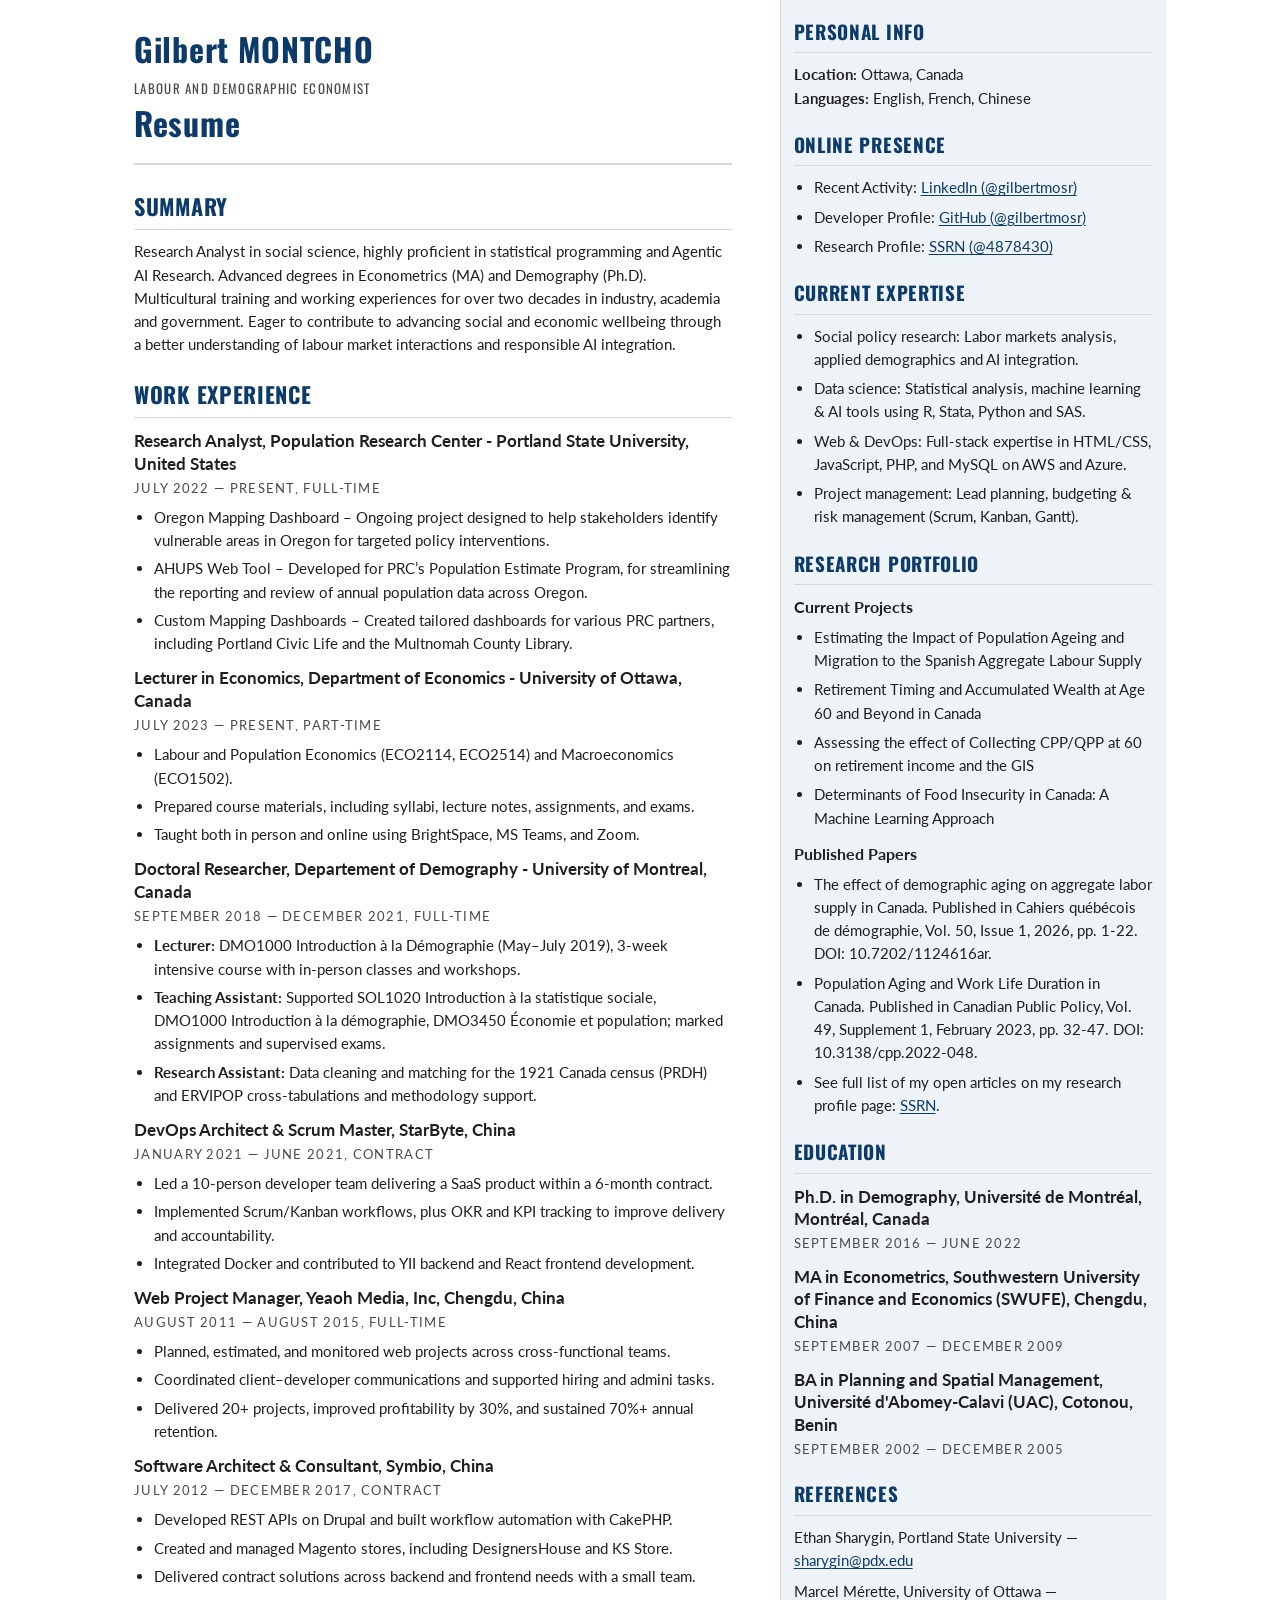
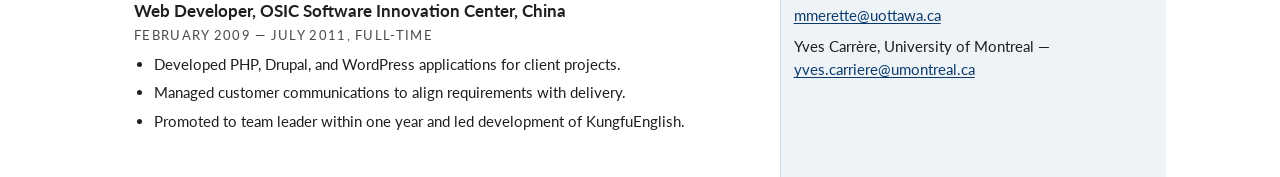
<file: index.html>
<!DOCTYPE html>
<html lang="en">
<head>
  <meta charset="UTF-8">
  <meta name="viewport" content="width=device-width, initial-scale=1.0">
  <title>Resume - Gilbert Montcho</title>
  <link rel="preconnect" href="https://fonts.googleapis.com">
  <link rel="preconnect" href="https://fonts.gstatic.com" crossorigin>
  <link href="https://fonts.googleapis.com/css2?family=Lato:ital,wght@0,400;0,700;1,400&family=Oswald:wght@500;600&display=swap" rel="stylesheet">
  <link rel="stylesheet" href="resume.css">
</head>
<body>
  <div class="page">
    <div class="layout">
      <main>
        <header>
          <h1>Gilbert MONTCHO</h1>
          <p>Labour and Demographic Economist</p>
          <h1>Resume</h1>
        </header>
        <section>
          <h2>Summary</h2>
          <p>Research Analyst in social science, highly proficient in statistical programming and Agentic AI Research. Advanced degrees in Econometrics (MA) and Demography (Ph.D). Multicultural training and working experiences for over two decades in industry, academia and government. Eager to contribute to advancing social and economic wellbeing through a better understanding of labour market interactions and responsible AI integration.</p>
        </section>

        <section>
          <h2>Work Experience</h2>

          
          <!--
          <h3>Research Analyst, Employment and Social Development - Government of Canada, Canada</h3>
          <p class="meta">August 2024 — Present, Full-time</p>
          <ul>
            <li>Quantitative and social research – Conducted analyses using Machine Learning and AI to support policy development within the Social Research Division.</li>
            <li>R training and capacity building – Provided R training for colleagues to support skill development within the Social Policy Branch.</li>
            <li>AI integration in reproducible research – Contributed to discussions on the use of AI  integration into reproducible research workflows.</li>
          </ul>
          -->


          <h3>Research Analyst, Population Research Center - Portland State University, United States</h3>
          <p class="meta">July 2022 — Present, Full-time</p>
          <ul>
            <li>Oregon Mapping Dashboard – Ongoing project designed to help stakeholders identify vulnerable areas in Oregon for targeted policy interventions.</li>
            <li class="print-break-before">AHUPS Web Tool – Developed for PRC’s Population Estimate Program, for streamlining the reporting and review of annual population data across Oregon.</li>
            <li >Custom Mapping Dashboards – Created tailored dashboards for various PRC partners, including Portland Civic Life and the Multnomah County Library.</li>
          </ul>

          <h3>Lecturer in Economics, Department of Economics - University of Ottawa, Canada</h3>
          <p class="meta">July 2023 — Present, Part-time</p>
            <ul>
            <li>Labour and Population Economics (ECO2114, ECO2514) and Macroeconomics (ECO1502).</li>
            <li>Prepared course materials, including syllabi, lecture notes, assignments, and exams.</li>
            <li>Taught both in person and online using BrightSpace, MS Teams, and Zoom.</li>
            </ul>

          <h3>Doctoral Researcher, Departement of Demography - University of Montreal, Canada</h3>
          <p class="meta">September 2018 — December 2021, Full-time</p>
          <ul>
            <li><strong>Lecturer:</strong> DMO1000 Introduction à la Démographie (May–July 2019), 3-week intensive course with in-person classes and workshops.</li>
            <li><strong>Teaching Assistant:</strong> Supported SOL1020 Introduction à la statistique sociale, DMO1000 Introduction à la démographie, DMO3450 Économie et population; marked assignments and supervised exams.</li>
            <li><strong>Research Assistant:</strong> Data cleaning and matching for the 1921 Canada census (PRDH) and ERVIPOP cross-tabulations and methodology support.</li>
          </ul>

          <h3>DevOps Architect &amp; Scrum Master, StarByte, China</h3>
          <p class="meta">January 2021 — June 2021, Contract</p>
          <ul>
            <li>Led a 10-person developer team delivering a SaaS product within a 6-month contract.</li>
            <li>Implemented Scrum/Kanban workflows, plus OKR and KPI tracking to improve delivery and accountability.</li>
            <li>Integrated Docker and contributed to YII backend and React frontend development.</li>
          </ul>

          <h3 class="print-break-before">Web Project Manager, Yeaoh Media, Inc, Chengdu, China</h3>
          <p class="meta">August 2011 — August 2015, Full-time</p>
          <ul>
            <li>Planned, estimated, and monitored web projects across cross-functional teams.</li>
            <li>Coordinated client–developer communications and supported hiring and admini tasks.</li>
            <li>Delivered 20+ projects, improved profitability by 30%, and sustained 70%+ annual retention.</li>
          </ul>

          <h3>Software Architect &amp; Consultant, Symbio, China</h3>
          <p class="meta">July 2012 — December 2017, Contract</p>
          <ul>
            <li>Developed REST APIs on Drupal and built workflow automation with CakePHP.</li>
            <li>Created and managed Magento stores, including DesignersHouse and KS Store.</li>
            <li>Delivered contract solutions across backend and frontend needs with a small team.</li>
          </ul>

          <h3>Web Developer, OSIC Software Innovation Center, China</h3>
          <p class="meta">February 2009 — July 2011, Full-time</p>
          <ul>
            <li>Developed PHP, Drupal, and WordPress applications for client projects.</li>
            <li>Managed customer communications to align requirements with delivery.</li>
            <li>Promoted to team leader within one year and led development of KungfuEnglish.</li>
          </ul>
        </section>

      </main>

      <aside class="aside">
        <section>
          <h2>Personal Info</h2>
          <strong>Location:</strong> Ottawa, Canada<br>
          <!--
          <strong>Phone:</strong> 9713375357<br>
          <strong>Email:</strong> <a href="mailto:gmontcho@uottawa.ca">gmontcho@uottawa.ca</a><br>
          -->
          <strong>Languages:</strong> English, French, Chinese
        </section>

        <section>
          <h2>Online Presence</h2>
          <ul class="tag-list">
            <li>Recent Activity: <a href="https://www.linkedin.com/in/gilbertmosr">LinkedIn (@gilbertmosr)</a></li>
            <li>Developer Profile: <a href="https://github.com/gilbertmosr">GitHub (@gilbertmosr)</a></li>
            <li>Research Profile: <a href="https://ssrn.com/author=4878430">SSRN (@4878430)</a></li>
          </ul>
        </section>

        <section>
          <h2>Current Expertise</h2>
          <ul class="tag-list">
            <li>Social policy research: Labor markets analysis, applied demographics and AI integration.</li>
            <li>Data science: Statistical analysis, machine learning & AI tools using R, Stata, Python and SAS.</li>
            <li>Web & DevOps: Full-stack expertise in HTML/CSS, JavaScript, PHP, and MySQL on AWS and Azure.</li>
            <li>Project management: Lead planning, budgeting & risk management (Scrum, Kanban, Gantt).</li>
          </ul>
        </section>

        <section>
          <h2 class="print-break-before">Research Portfolio</h2>
          <div class="subsection">
            <div class="section-title">Current Projects</div>
            <ul class="tag-list">
              <li>Estimating the Impact of Population Ageing and Migration to the Spanish Aggregate Labour Supply</li>
              <li>Retirement Timing and Accumulated Wealth at Age 60 and Beyond in Canada</li>
              <li>Assessing the effect of Collecting CPP/QPP at 60 on retirement income and the GIS</li>
              <li>Determinants of Food Insecurity in Canada: A Machine Learning Approach</li>
            </ul>
          </div>
          <div class="subsection">
            <div class="section-title">Published Papers</div>
            <ul class="tag-list">
              <li>The effect of demographic aging on aggregate labor supply in Canada. Published in Cahiers québécois de démographie, Vol. 50, Issue 1, 2026, pp. 1-22. DOI: 10.7202/1124616ar.</li>
              <li>Population Aging and Work Life Duration in Canada. Published in Canadian Public Policy, Vol. 49, Supplement 1, February 2023, pp. 32-47. DOI: 10.3138/cpp.2022-048.</li>
              <li>See full list of my open articles on my research profile page: <a href="https://ssrn.com/author=4878430">SSRN</a>.</li>
            </ul>
          </div>

        </section>

        <section>
          <h2 class="print-break-before">Education</h2>
          <h3>Ph.D. in Demography, Université de Montréal, Montréal, Canada</h3>
          <p class="meta">September 2016 — June 2022</p>

          <h3>MA in Econometrics, Southwestern University of Finance and Economics (SWUFE), Chengdu, China</h3>
          <p class="meta">September 2007 — December 2009</p>

          <h3>BA in Planning and Spatial Management, Université d'Abomey-Calavi (UAC), Cotonou, Benin</h3>
          <p class="meta">September 2002 — December 2005</p>
        </section>

        <section>
          <h2>References</h2>
          <p>Ethan Sharygin, Portland State University — <a href="mailto:sharygin@pdx.edu">sharygin@pdx.edu</a></p>
          <p>Marcel Mérette, University of Ottawa — <a href="mailto:mmerette@uottawa.ca">mmerette@uottawa.ca</a></p>
          <p>Yves Carrère, University of Montreal — <a href="mailto:yves.carriere@umontreal.ca">yves.carriere@umontreal.ca</a></p>
        </section>
      </aside>
    </div>
  </div>
</body>
</html>
</file>
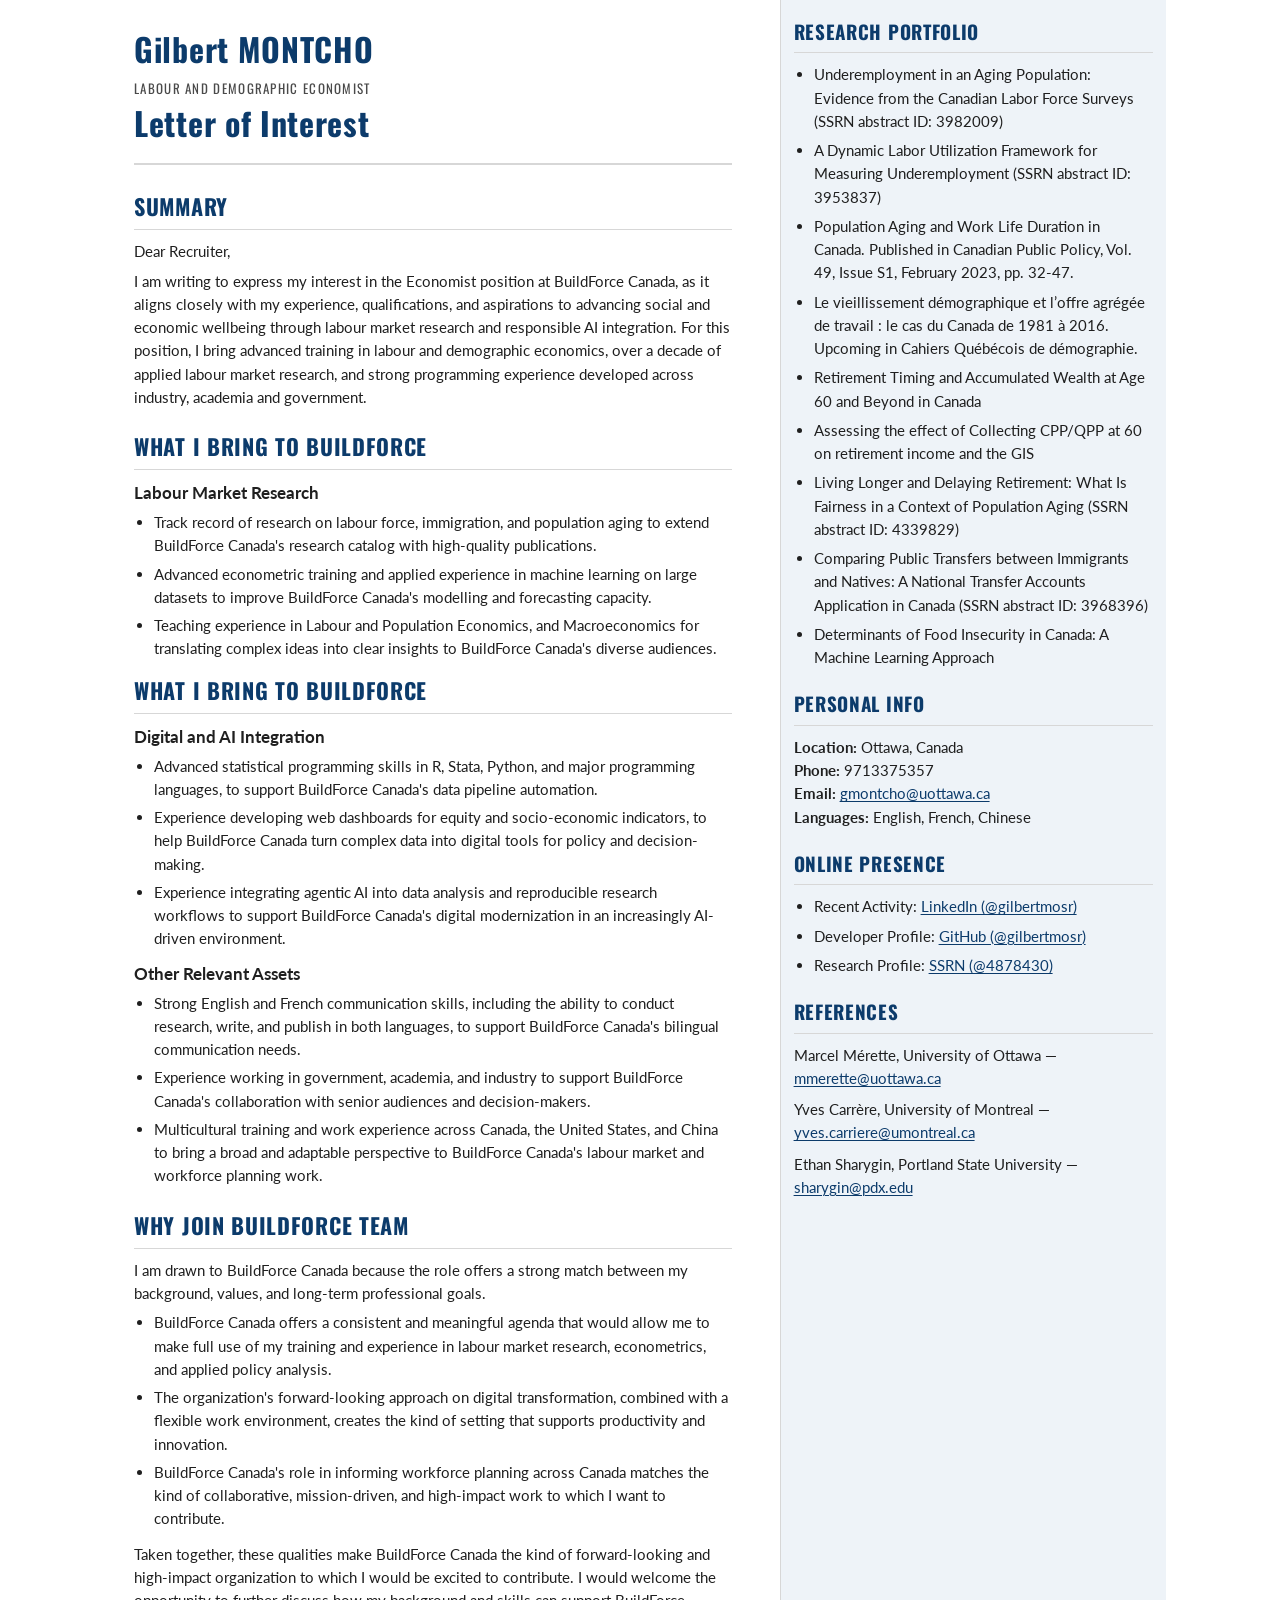
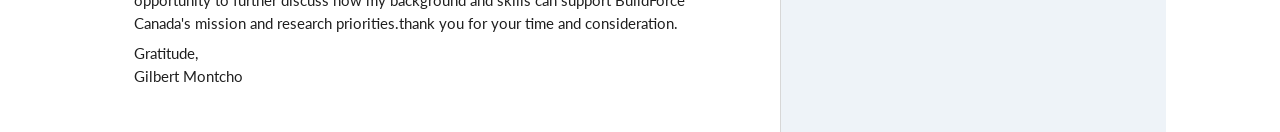
<file: nowJob.html>
<!DOCTYPE html>
<html lang="en">
<head>
  <meta charset="UTF-8">
  <meta name="viewport" content="width=device-width, initial-scale=1.0">
  <title>Letter of Interest - Gilbert Montcho</title>
  <link rel="preconnect" href="https://fonts.googleapis.com">
  <link rel="preconnect" href="https://fonts.gstatic.com" crossorigin>
  <link href="https://fonts.googleapis.com/css2?family=Lato:ital,wght@0,400;0,700;1,400&family=Oswald:wght@500;600&display=swap" rel="stylesheet">
  <link rel="stylesheet" href="resume.css">
</head>
<body>
  <div class="page">
    <div class="layout">
      <main>
        <header>
          <h1>Gilbert MONTCHO</h1>
          <p>Labour and Demographic Economist</p>
          <h1>Letter of Interest</h1>
        </header>
        <section>
          <h2>Summary</h2>
          <p>Dear Recruiter,</p>
          <p>I am writing to express my interest in the Economist position at BuildForce Canada, as it aligns closely with my experience, qualifications, and aspirations to advancing social and economic wellbeing through labour market research and responsible AI integration. For this position, I bring advanced training in labour and demographic economics, over a decade of applied labour market research, and strong programming experience developed across  industry, academia and government.</p>
        </section>

        <section>
          <h2>What I Bring to BuildForce</h2>
          <h3>Labour Market Research</h3>
          <ul>
            <li>Track record of research on labour force, immigration, and population aging to extend BuildForce Canada's research catalog with high-quality publications.</li>
            <li>Advanced econometric training and applied experience in machine learning on large datasets to improve BuildForce Canada's modelling and forecasting capacity.</li>
            <li>Teaching experience in Labour and Population Economics, and Macroeconomics for translating complex ideas into clear insights to BuildForce Canada's diverse audiences.</li>
          </ul>

          <h2 class="print-break-before"> What I Bring to BuildForce</h2>
          <h3 >Digital and AI Integration</h3>
          <ul>
            <li>Advanced statistical programming skills in R, Stata,  Python, and major programming languages, to support BuildForce Canada's data pipeline automation.</li>
            <li>Experience developing web dashboards for equity and socio-economic indicators, to help BuildForce Canada turn complex data into digital tools for policy and decision-making.</li>
            <li>Experience integrating agentic AI into data analysis and reproducible research workflows to support BuildForce Canada's digital modernization in an increasingly AI-driven environment.</li>
          </ul>

          <h3>Other Relevant Assets</h3>
          <ul>
            <li>Strong English and French communication skills, including the ability to conduct research, write, and publish in both languages, to support BuildForce Canada's bilingual communication needs.</li>
            <li>Experience working in government, academia, and industry to support BuildForce Canada's collaboration with senior audiences and decision-makers.</li>
            <li>Multicultural training and work experience across Canada, the United States, and China to bring a broad and adaptable perspective to BuildForce Canada's labour market and workforce planning work.</li>
          </ul>
        </section>

        <section>
          <h2 class="print-break-before"> Why Join BuildForce Team</h2>

          <p> I am drawn to BuildForce Canada because the role offers a strong match between my background, values, and long-term professional goals.</p>
          <ul>
            <li>BuildForce Canada offers a consistent and meaningful agenda that would allow me to make full use of my training and experience in labour market research, econometrics, and applied policy analysis.</li>
            <li>The organization's forward-looking approach on digital transformation, combined with a flexible work environment, creates the kind of setting that supports productivity and innovation.</li>
            <li>BuildForce Canada's role in informing workforce planning across Canada matches the kind of collaborative, mission-driven, and high-impact work to which I want to contribute.</li>
          </ul>
          <p>Taken together, these qualities make BuildForce Canada the kind of forward-looking and high-impact organization to which I would be excited to contribute. I would welcome the opportunity to further discuss how my background and skills can support BuildForce Canada's mission and research priorities.thank you for your time and consideration.</p>
          <p>Gratitude,<br>Gilbert Montcho</p>
          
        </section>

      </main>

      <aside class="aside">

        <section>
          <h2>Research Portfolio</h2>
            <ul class="tag-list">
              <li>Underemployment in an Aging Population: Evidence from the Canadian Labor Force Surveys (SSRN abstract ID: 3982009)</li>
              <li>A Dynamic Labor Utilization Framework for Measuring Underemployment (SSRN abstract ID: 3953837)</li>
              <li>Population Aging and Work Life Duration in Canada. Published in Canadian Public Policy, Vol. 49, Issue S1, February 2023, pp. 32-47.</li>
              <li>Le vieillissement démographique et l’offre agrégée de travail : le cas du Canada de 1981 à 2016. Upcoming in Cahiers Québécois de démographie.</li>
              <li>Retirement Timing and Accumulated Wealth at Age 60 and Beyond in Canada</li>
              <li>Assessing the effect of Collecting CPP/QPP at 60 on retirement income and the GIS</li>
              <li>Living Longer and Delaying Retirement: What Is Fairness in a Context of Population Aging (SSRN abstract ID: 4339829)</li>
              <li>Comparing Public Transfers between Immigrants and Natives: A National Transfer Accounts Application in Canada (SSRN abstract ID: 3968396)</li>
              <li>Determinants of Food Insecurity in Canada: A Machine Learning Approach</li>
            </ul>

        </section>

        <section class="print-break-before">
          <h2>Personal Info</h2>
          <strong>Location:</strong> Ottawa, Canada<br>
          <strong>Phone:</strong> 9713375357<br>
          <strong>Email:</strong> <a href="mailto:gmontcho@uottawa.ca">gmontcho@uottawa.ca</a><br>
          <strong>Languages:</strong> English, French, Chinese
        </section>

        <section>
          <h2>Online Presence</h2>
          <ul class="tag-list">
            <li>Recent Activity: <a href="https://www.linkedin.com/in/gilbertmosr">LinkedIn (@gilbertmosr)</a></li>
            <li>Developer Profile: <a href="https://github.com/gilbertmosr">GitHub (@gilbertmosr)</a></li>
            <li>Research Profile: <a href="https://ssrn.com/author=4878430">SSRN (@4878430)</a></li>
          </ul>
        </section>


        <section>
          <h2 class="print-break-before">References</h2>
          <p>Marcel Mérette, University of Ottawa — <a href="mailto:mmerette@uottawa.ca">mmerette@uottawa.ca</a></p>
          <p>Yves Carrère, University of Montreal — <a href="mailto:yves.carriere@umontreal.ca">yves.carriere@umontreal.ca</a></p>
          <p>Ethan Sharygin, Portland State University — <a href="mailto:sharygin@pdx.edu">sharygin@pdx.edu</a></p>
        </section>
      </aside>
    </div>
  </div>
</body>
</html>
</file>
<file: resume.css>
:root {
  --text: #1f1f1f;
  --muted: #4a4a4a;
  --accent: #0c3b6b;
  --border: #d7d7d7;
  --bg: #ffffff;
  --aside-bg: #eef3f8;
}

* {
  box-sizing: border-box;
}

body {
  margin: 0;
  padding: 0;
  font-family: "Lato", "Helvetica Neue", Arial, sans-serif;
  font-size: 15px;
  color: var(--text);
  background: var(--bg);
  line-height: 1.45;
}

.page {
  max-width: 1100px;
  margin: 0 auto;
  padding: 0 24px;
}

header {
  border-bottom: 2px solid var(--border);
  padding-bottom: 16px;
  margin-bottom: 24px;
}

header h1 {
  margin: 0;
  font-family: "Oswald", "Helvetica Neue", Arial, sans-serif;
  font-size: 32px;
  letter-spacing: 0.7px;
  color: var(--accent);
}

header p {
  margin: 4px 0 0;
  font-family: "Oswald", "Helvetica Neue", Arial, sans-serif;
  font-size: 13px;
  letter-spacing: 1.3px;
  text-transform: uppercase;
  color: var(--muted);
}

.layout {
  display: grid;
  grid-template-columns: minmax(0, 1.65fr) minmax(280px, 1fr);
  gap: 28px;
  align-items: stretch;
  min-height: 100vh;
}

main {
  padding: 24px 20px;
}

section {
  margin-bottom: 20px;
}

section h2 {
  margin: 10px 0;
  font-family: "Oswald", "Helvetica Neue", Arial, sans-serif;
  font-size: 22px;
  text-transform: uppercase;
  letter-spacing: 0.7px;
  color: var(--accent);
  border-bottom: 1px solid var(--border);
  padding-bottom: 6px;
}

h3 {
  margin: 12px 0 2px;
  font-size: 17px;
  line-height: 1.35;
}

.meta {
  margin: 0 0 8px;
  color: var(--muted);
  font-size: 13px;
  letter-spacing: 1.3px;
  text-transform: uppercase;
}

ul {
  margin: 6px 0 12px;
  padding-left: 20px;
}

li {
  margin-bottom: 5px;
}

.aside h2 {
  font-size: 19px;
}

.aside p {
  margin: 0 0 8px;
}

.aside {
  background: var(--aside-bg);
  padding: 7px 13px;
  border-left: 1px solid var(--border);
  font-size: 15px;
  line-height: 1.55;
}

.tag-list {
  margin: 6px 0 0;
}

.tag-list li {
  margin-bottom: 6px;
}

.subsection {
  margin-bottom: 12px;
}

.section-title {
  margin: 8px 0 4px;
  font-size: 16px;
  font-weight: 700;
}

.small {
  font-size: 13px;
  color: var(--muted);
}

p {
  margin: 0 0 6px;
}

main {
  font-size: 15px;
  line-height: 1.55;
}

main p,
main li {
  max-width: 78ch;
}

a {
  color: var(--accent);
  text-decoration-thickness: 1px;
  text-underline-offset: 2px;
}

@media (max-width: 800px) {
  .layout {
    grid-template-columns: 1fr;
  }

  main,
  .aside {
    padding: 20px 14px;
  }

  main p,
  main li {
    max-width: none;
  }
}

@media print {
  @page {
    margin: 0;
  }

  html,
  body,
  .aside {
    -webkit-print-color-adjust: exact;
    print-color-adjust: exact;
  }

  body {
    font-family: "Lato", "Helvetica Neue", Arial, sans-serif;
    font-size: 15px;
    line-height: 1.45;
    background: var(--bg);
  }

  header h1,
  header p,
  section h2 {
    font-family: "Oswald", "Helvetica Neue", Arial, sans-serif;
  }

  main,
  .aside {
    font-family: "Lato", "Helvetica Neue", Arial, sans-serif;
    font-size: 15px;
  }

  .page {
    max-width: none;
    margin: 0;
    padding: 0;
  }

  body {
    margin: 0;
    padding: 0;
  }

  .layout {
    grid-template-columns: minmax(0, 1.65fr) minmax(280px, 1fr);
    gap: 28px;
  }

  main,
  .aside {
    padding: 70px 20px;
  }

  .aside {
    padding: 70px 13px;
    background: var(--aside-bg);
    border-left: 1px solid var(--border);
  }

  main section {
    break-inside: auto;
    page-break-inside: auto;
  }

  main li {
    break-inside: avoid;
    page-break-inside: avoid;
  }

  .aside section {
    break-inside: auto;
    page-break-inside: auto;
  }

  .subsection {
    break-inside: avoid;
    page-break-inside: avoid;
  }

  .subsection .section-title {
    break-after: avoid;
    page-break-after: avoid;
  }

  .print-break-before {
    break-before: page;
    page-break-before: always;
    padding-top: 70px;
  }

  .aside section h2 {
    break-after: avoid;
    page-break-after: avoid;
  }

  a {
    color: var(--accent);
    text-decoration-thickness: 1px;
    text-underline-offset: 2px;
  }
}
</file>
